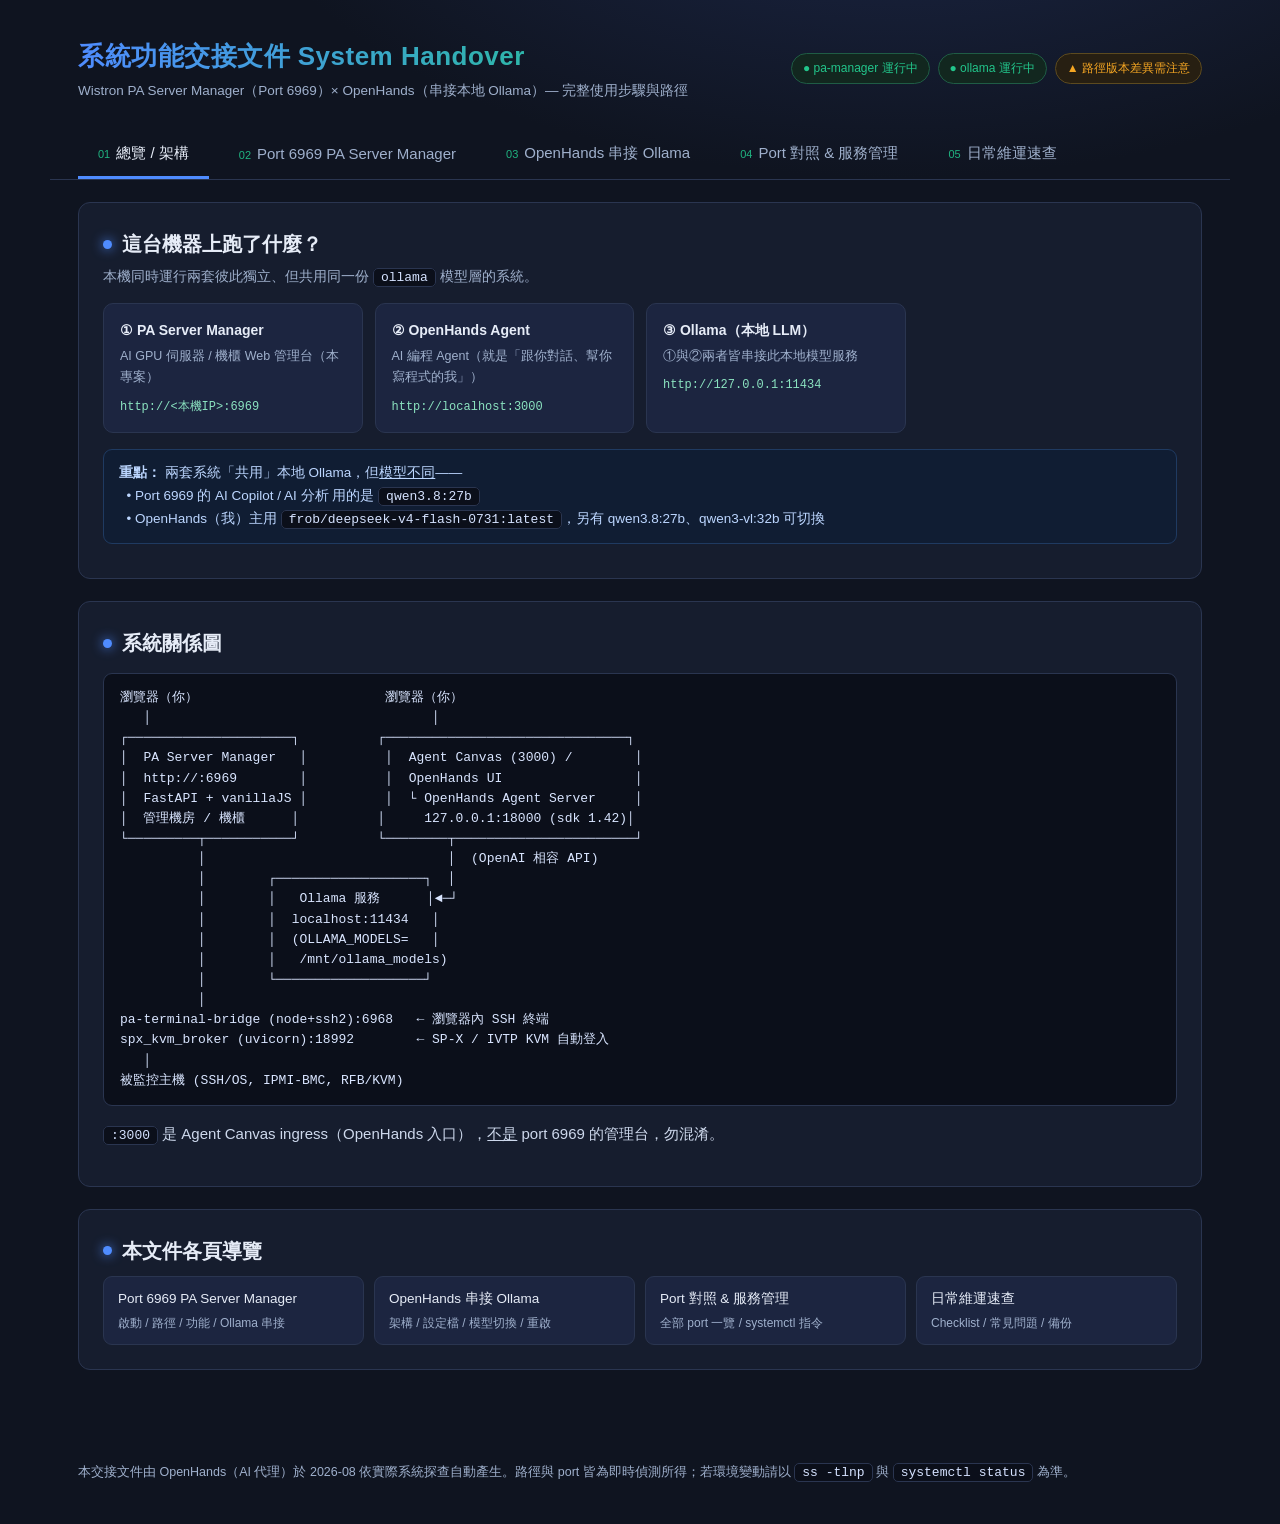
<file: docs/system-handover.html>
<!DOCTYPE html>
<html lang="zh-Hant">
<head>
<meta charset="UTF-8">
<meta name="viewport" content="width=device-width, initial-scale=1.0">
<title>系統功能交接文件 — Port 6969 × OpenHands</title>
<style>
  :root{
    --bg:#0f1420; --panel:#161d2e; --panel2:#1c2540; --line:#2a3550;
    --txt:#e6ecf7; --muted:#9fb0cc; --accent:#4f8cff; --accent2:#22c58b;
    --warn:#f5a623; --danger:#ff5d5d; --code:#0b0f1a;
    --mono:"SFMono-Regular",Consolas,"Liberation Mono",Menlo,monospace;
  }
  *{box-sizing:border-box;}
  body{
    margin:0;font-family:-apple-system,"Segoe UI","PingFang TC","Microsoft JhengHei","Noto Sans TC",sans-serif;
    background:radial-gradient(1200px 600px at 70% -10%,#1c2748 0%,var(--bg) 55%);
    color:var(--txt);line-height:1.7;font-size:15px;
  }
  header{
    padding:34px 28px 20px;max-width:1180px;margin:0 auto;
    display:flex;align-items:center;gap:18px;flex-wrap:wrap;
  }
  header .logo{font-size:26px;font-weight:700;letter-spacing:.5px;
    background:linear-gradient(90deg,var(--accent),var(--accent2));-webkit-background-clip:text;background-clip:text;color:transparent;}
  header .sub{color:var(--muted);font-size:13.5px;margin-top:2px;}
  header .badges{margin-left:auto;display:flex;gap:8px;flex-wrap:wrap;}
  .badge{font-size:12px;padding:4px 11px;border-radius:999px;border:1px solid var(--line);color:var(--muted);white-space:nowrap;}
  .badge.ok{color:var(--accent2);border-color:#1f5c45;background:#12271f;}
  .badge.warn{color:var(--warn);border-color:#5c4a1f;background:#271f12;}

  nav.tabs{
    max-width:1180px;margin:8px auto 0;padding:0 28px;
    display:flex;gap:10px;border-bottom:1px solid var(--line);flex-wrap:wrap;
  }
  nav.tabs button{
    background:transparent;border:none;color:var(--muted);font-size:15px;
    padding:13px 20px;cursor:pointer;border-bottom:3px solid transparent;
    font-family:inherit;transition:.15s;font-weight:500;
  }
  nav.tabs button:hover{color:var(--txt);}
  nav.tabs button.active{color:var(--txt);border-bottom-color:var(--accent);}
  nav.tabs button .n{font-size:11px;color:var(--accent2);opacity:.9;margin-right:6px;}

  main{max-width:1180px;margin:0 auto;padding:22px 28px 60px;}
  .panel{display:none;}
  .panel.active{display:block;animation:fade .25s ease;}
  @keyframes fade{from{opacity:0;transform:translateY(4px)}to{opacity:1;transform:none}}

  section{background:var(--panel);border:1px solid var(--line);border-radius:12px;padding:24px;margin-bottom:22px;}
  h2.section{font-size:20px;margin:0 0 4px;display:flex;align-items:center;gap:10px;}
  h2.section .dot{width:9px;height:9px;border-radius:50%;background:var(--accent);display:inline-block;box-shadow:0 0 12px var(--accent);}
  h3{font-size:16px;color:var(--txt);margin:26px 0 10px;border-left:3px solid var(--accent);padding-left:10px;}
  .lead{color:var(--muted);font-size:14px;margin:0 0 14px;}
  p{color:#cdd8ec;}
  code,.cmd,.path{font-family:var(--mono);font-size:13px;background:var(--code);border:1px solid var(--line);border-radius:5px;padding:1px 7px;color:#d5e2ff;}
  pre{
    font-family:var(--mono);font-size:13px;background:var(--code);border:1px solid var(--line);
    border-radius:9px;padding:14px 16px;overflow-x:auto;color:#d9e5ff;line-height:1.55;
  }
  pre .c{color:#7d8db0;font-style:italic;}
  pre b{color:#ffc46b;font-weight:600;}
  table{width:100%;border-collapse:collapse;font-size:13.5px;margin:8px 0;}
  th,td{text-align:left;padding:9px 12px;border:1px solid var(--line);vertical-align:top;}
  th{background:var(--panel2);color:#cfdbf5;font-weight:600;white-space:nowrap;}
  td code{white-space:nowrap;}
  tr:nth-child(even) td{background:#141b2c;}
  ul,ol{padding-left:22px;color:#cdd8ec;}
  li{margin:4px 0;}
  .toc{display:grid;grid-template-columns:repeat(auto-fill,minmax(240px,1fr));gap:10px;margin-top:8px;}
  .toc a{display:block;background:var(--panel2);border:1px solid var(--line);border-radius:9px;
    padding:11px 14px;color:var(--txt);text-decoration:none;font-size:13.5px;transition:.15s;}
  .toc a:hover{border-color:var(--accent);transform:translateY(-1px);}
  .toc a small{display:block;color:var(--muted);font-size:12px;margin-top:2px;}

  .alert{border-radius:9px;padding:12px 15px;font-size:13.5px;border:1px solid;margin:10px 0;}
  .alert.danger{background:#2b1418;border-color:#5d2228;color:#ffb3b3;}
  .alert.warn{background:#29200f;border-color:#5d4a1f;color:#ffd591;}
  .alert.info{background:#101d33;border-color:#1f3a61;color:#bcd6ff;}
  .alert b{font-weight:600;}

  .cardgrid{display:grid;grid-template-columns:repeat(auto-fill,minmax(250px,1fr));gap:12px;margin-top:10px;}
  .card{background:var(--panel2);border:1px solid var(--line);border-radius:10px;padding:15px 16px;}
  .card .t{font-weight:600;color:var(--txt);font-size:14px;margin-bottom:3px;}
  .card .d{color:var(--muted);font-size:12.5px;}
  .card .p{font-family:var(--mono);font-size:12px;color:#8be3c0;margin-top:8px;word-break:break-all;}

  .steps{counter-reset:st;margin-top:10px;list-style:none;padding-left:0;}
  .steps li{counter-increment:st;position:relative;padding:10px 0 10px 44px;border-left:2px solid var(--line);margin:0 0 2px 16px;color:#cdd8ec;}
  .steps li:before{content:counter(st);position:absolute;left:-18px;top:10px;width:34px;height:34px;border-radius:50%;
    background:var(--panel2);border:2px solid var(--accent);color:var(--accent2);font-weight:700;
    display:flex;align-items:center;justify-content:center;font-size:14px;}
  .steps li:last-child{border-left:2px solid transparent;}

  footer{max-width:1180px;margin:0 auto;padding:10px 28px 40px;color:var(--muted);font-size:12.5px;}
  .kbd{background:var(--code);border:1px solid var(--line);border-bottom-width:3px;border-radius:5px;padding:1px 7px;font-family:var(--mono);font-size:12px;}
  @media(max-width:720px){header,main,nav.tabs{padding-left:16px;padding-right:16px;} header .badges{margin-left:0;width:100%;}}
</style>
</head>
<body>

<header>
  <div>
    <div class="logo">系統功能交接文件 System Handover</div>
    <div class="sub">Wistron PA Server Manager（Port 6969）× OpenHands（串接本地 Ollama）— 完整使用步驟與路徑</div>
  </div>
  <div class="badges">
    <span class="badge ok">● pa-manager 運行中</span>
    <span class="badge ok">● ollama 運行中</span>
    <span class="badge warn">▲ 路徑版本差異需注意</span>
  </div>
</header>

<nav class="tabs">
  <button class="active" data-t="tab1"><span class="n">01</span>總覽 / 架構</button>
  <button data-t="tab2"><span class="n">02</span>Port 6969 PA Server Manager</button>
  <button data-t="tab3"><span class="n">03</span>OpenHands 串接 Ollama</button>
  <button data-t="tab4"><span class="n">04</span>Port 對照 &amp; 服務管理</button>
  <button data-t="tab5"><span class="n">05</span>日常維運速查</button>
</nav>

<main>

<!-- ============ TAB 1 : 總覽 ============ -->
<div class="panel active" id="tab1">
  <section>
    <h2 class="section"><span class="dot"></span>這台機器上跑了什麼？</h2>
    <p class="lead">本機同時運行兩套彼此獨立、但共用同一份 <code>ollama</code> 模型層的系統。</p>
    <div class="cardgrid">
      <div class="card"><div class="t">① PA Server Manager</div><div class="d">AI GPU 伺服器 / 機櫃 Web 管理台（本專案）</div><div class="p">http://&lt;本機IP&gt;:6969</div></div>
      <div class="card"><div class="t">② OpenHands Agent</div><div class="d">AI 編程 Agent（就是「跟你對話、幫你寫程式的我」）</div><div class="p">http://localhost:3000</div></div>
      <div class="card"><div class="t">③ Ollama（本地 LLM）</div><div class="d">①與②兩者皆串接此本地模型服務</div><div class="p">http://127.0.0.1:11434</div></div>
    </div>
    <div class="alert info" style="margin-top:16px"><b>重點：</b> 兩套系統「共用」本地 Ollama，但<u>模型不同</u>——<br>
      &nbsp;&nbsp;• Port 6969 的 AI Copilot / AI 分析 用的是 <code>qwen3.8:27b</code><br>
      &nbsp;&nbsp;• OpenHands（我）主用 <code>frob/deepseek-v4-flash-0731:latest</code>，另有 qwen3.8:27b、qwen3-vl:32b 可切換</div>
  </section>

  <section>
    <h2 class="section"><span class="dot"></span>系統關係圖</h2>
<pre>瀏覽器（你）                        瀏覽器（你）
   │                                    │
┌─────────────────────┐          ┌───────────────────────────────┐
│  PA Server Manager   │          │  Agent Canvas (3000) /        │
│  http://:6969        │          │  OpenHands UI                 │
│  FastAPI + vanillaJS │          │  └ OpenHands Agent Server     │
│  管理機房 / 機櫃      │          │     127.0.0.1:18000 (sdk 1.42)│
└─────────┬───────────┘          └────────┬───────────────────────┘
          │                               │  (OpenAI 相容 API)
          │        ┌───────────────────┐  │
          │        │   Ollama 服務      │◄─┘
          │        │  localhost:11434   │
          │        │  (OLLAMA_MODELS=   │
          │        │   /mnt/ollama_models)
          │        └───────────────────┘
          │
pa-terminal-bridge (node+ssh2):6968   ← 瀏覽器內 SSH 終端
spx_kvm_broker (uvicorn):18992        ← SP-X / IVTP KVM 自動登入
   │
被監控主機 (SSH/OS, IPMI-BMC, RFB/KVM)</pre>
    <p><code>:3000</code> 是 Agent Canvas ingress（OpenHands 入口），<u>不是</u> port 6969 的管理台，勿混淆。</p>
  </section>

  <section>
    <h2 class="section"><span class="dot"></span>本文件各頁導覽</h2>
    <div class="toc">
      <a href="#tab2" data-go="tab2">Port 6969 PA Server Manager<small>啟動 / 路徑 / 功能 / Ollama 串接</small></a>
      <a href="#tab3" data-go="tab3">OpenHands 串接 Ollama<small>架構 / 設定檔 / 模型切換 / 重啟</small></a>
      <a href="#tab4" data-go="tab4">Port 對照 &amp; 服務管理<small>全部 port 一覽 / systemctl 指令</small></a>
      <a href="#tab5" data-go="tab5">日常維運速查<small>Checklist / 常見問題 / 備份</small></a>
    </div>
  </section>
</div>

<!-- ============ TAB 2 : Port 6969 ============ -->
<div class="panel" id="tab2">
  <section>
    <h2 class="section"><span class="dot"></span>Port 6969 — Wistron PA Server Manager</h2>
    <p class="lead">AI GPU 伺服器 / 機櫃的中央 Web 管理台（L10 單機 + L11 機櫃整合，繁體中文介面，無框架 vanilla JS 前端）。</p>
    <div class="cardgrid">
      <div class="card"><div class="t">網址</div><div class="d">正式版入口</div><div class="p">https://github.com/wistroneq3300/pa-server-manager</div></div>
      <div class="card"><div class="t">本機來源碼路徑</div><div class="d">Git repo（git repo 根）</div><div class="p">/root/sheng/manager/pa_manager</div></div>
      <div class="card"><div class="t">正式版資料目錄</div><div class="d">由 systemd Environment 指定</div><div class="p">/srv/pa-manager-prod/data</div></div>
      <div class="card"><div class="t">systemd 服務名</div><div class="d">由它管理（非手動 nohup）</div><div class="p">pa-manager.service</div></div>
    </div>
    <h3>連線入口</h3>
    <p>本機：<code>http://localhost:6969</code>　／　部門同仁：<code>http://&lt;此機內網IP&gt;:6969</code></p>
  </section>

  <section>
    <h2 class="section"><span class="dot"></span>啟動 / 停止 / 查看狀態</h2>
    <pre><span class="c"># 服務由 systemd 管理（正式版 port 6969），改 code 後要 restart（無 --reload）</span>
sudo systemctl restart pa-manager.service     <span class="c"># 重啟後端</span>
sudo systemctl status  pa-manager.service     <span class="c"># 看狀態/日誌末尾</span>
sudo systemctl is-active pa-manager.service   <span class="c"># 回傳 active</span>

<span class="c"># 確認 port 是否被「正確的 service」佔用（不要有手動殘留 uvicorn）</span>
ss -tlnp | grep 6969     <span class="c"># 應見 python3.12 (pa-manager.service)</span>

<span class="c"># 看即時 log</span>
sudo journalctl -u pa-manager.service -f</pre>
    <div class="alert danger"><b>注意：</b>若同時有手動殘留的 uvicorn 卡住 6969，記得 <code>kill</code> 掉，只留 service 那一個，否則 port 衝突。</div>

    <h3>手動試跑（開發 / 試用版 port 8788）</h3>
    <p>repo 內有 <code>run.sh</code>，用環境變數切 port，正式版與試用版資料目錄已隔離：</p>
<pre><span class="c"># 試用版（預設 8788，資料在 repo 內 ./data.json）</span>
bash run.sh

<span class="c"># 正式版 6969（資料在 /srv/pa-manager-prod/data）</span>
PORT=6969 bash run.sh</pre>
    <p>需求套件：<code>pip install -r requirements.txt</code>（fastapi / uvicorn / paramiko / websockets / requests / bcrypt / pydantic…）</p>
  </section>

  <section>
    <h2 class="section"><span class="dot"></span>關鍵路徑對照表</h2>
    <table>
      <tr><th>項目</th><th>路徑</th><th>說明</th></tr>
      <tr><td>後端主程式</td><td><code>/root/sheng/manager/pa_manager/main.py</code></td><td>FastAPI 入口（約 89KB）</td></tr>
      <tr><td>前端靜態檔</td><td><code>…/pa_manager/static/</code></td><td>index.html + app.js + xterm.js + noVNC + userguide.js（無 build 步驟）</td></tr>
      <tr><td>Telemetry 核心</td><td><code>…/pa_manager/telemetry_core.py</code></td><td>監控收集、rack 系列、AI 分析串接</td></tr>
      <tr><td>KVM bridge</td><td><code>…/pa_manager/kvm_bridge.py</code></td><td>noVNC → BMC RFB proxy</td></tr>
      <tr><td>terminal/SP-X broker</td><td><code>…/pa_manager/terminal_bridge/</code>、<code>…/pa_manager/spx_kvm_broker/</code></td><td>獨立服務</td></tr>
      <tr><td>正式資料檔</td><td><code>/srv/pa-manager-prod/data/data.json</code></td><td>machines / projects 清單（機台憑證）</td></tr>
      <tr><td>正式 Telemetry DB</td><td><code>/srv/pa-manager-prod/data/telemetry.db</code></td><td>SQLite 歷史監控資料（約 32MB）</td></tr>
      <tr><td>Dev 樣本資料</td><td><code>…/pa_manager/data.json</code>、<code>…/pa_manager/telemetry.db</code></td><td>試用版用，<b>勿與 prod 混淆</b></td></tr>
      <tr><td>systemd 範本</td><td><code>…/pa_manager/pa-manager.service</code></td><td>repo 內的範本檔</td></tr>
      <tr><td>被安裝的 service</td><td><code>/etc/systemd/system/pa-manager.service</code></td><td>實際載入者</td></tr>
    </table>
    <div class="alert warn"><b>路徑版本差異（重要！）：</b>
      repo 內範本與 <code>AGENTS.md</code> 仍寫 <code>WorkingDirectory=/root/user/manager/pa_manager</code>（舊路徑），但<u>實際載入的</u> <code>/etc/systemd/system/pa-manager.service</code> 已是 <code>/root/sheng/manager/pa_manager</code>（新路徑）。<br>交接時以「實際載入的 systemd 檔」為準；若要與 repo 對齊，記得把範本改回一致的 WorkingDirectory（可選，不影響運行，但避免接手誤導）。
    </div>
  </section>

  <section>
    <h2 class="section"><span class="dot"></span>核心功能一覽</h2>
    <div class="cardgrid">
      <div class="card"><div class="t">總覽 Dashboard</div><div class="d">聚合所有系統：上線/離線狀態、GPU 健康、ping 燈號、依專案分組</div></div>
      <div class="card"><div class="t">L10 單機（System）</div><div class="d">SSH/IPMI 管理單機：硬體清單、感測器、GPU(NVIDIA/AMD)、BMC 電源、AI 診斷</div></div>
      <div class="card"><div class="t">L11 機櫃（Rack）</div><div class="d">機櫃平面圖(U 槽)、拓樸連線圖、整櫃 Telemetry(Server/Switch/PDU/CDU)、Rack AI 分析</div></div>
      <div class="card"><div class="t">Telemetry 檢視器</div><div class="d">SQLite 歷史 + 圖表（CPU/記憶體/GPU/DIMM/SSD/NIC），可選時間窗 + Local-Ollama 繁中解讀</div></div>
      <div class="card"><div class="t">Web Terminal (xterm)</div><div class="d">瀏覽器內 SSH OS/BMC，經 pa-terminal-bridge(node+ssh2, 6968)；密碼一律由後端 data.json 讀取，不信任前端</div></div>
      <div class="card"><div class="t">系統廣播</div><div class="d">L10 一次送指令到多台 OS shell；bcLog 只記時間+指令，不記目標主機</div></div>
      <div class="card"><div class="t">AI Copilot</div><div class="d"><code>/api/copilot</code> 自然語言助手，串接本地 <code>qwen3.8:27b</code></div></div>
      <div class="card"><div class="t">AI 分析</div><div class="d">感測器診斷 / Telemetry 分析 / Rack 分析 / 診斷，全走本地 Ollama 繁中輸出</div></div>
      <div class="card"><div class="t">KVM</div><div class="d">單台 KVM(/ws/kvm/{name} noVNC→BMC RFB) + 專案級「KVM 同步」廣播鍵鼠；SP-X/IVTP 由 broker(18992) 自動登入</div></div>
      <div class="card"><div class="t">內建使用手冊</div><div class="d">頂欄書本圖示或按 <span class="kbd">?</span> 開啟可拖曳/縮放的全功能繁中 User Guide；深層連結 #/rack 等</div></div>
    </div>
  </section>

  <section>
    <h2 class="section"><span class="dot"></span>Port 6969 怎麼串到 Ollama</h2>
    <p class="lead">此系統的「AI 功能」全部走本地 Ollama，不需對外 API key。</p>
    <ul>
      <li>使用模型：<code>qwen3.8:27b</code></li>
      <li>Ollama 位址：主機 <code>localhost:11434</code>（OpenAI 相容 <code>/v1</code> 由 litellm 代理）</li>
      <li>涵蓋端點：<code>/api/copilot</code>、<code>/api/machine/{name}/sensors/analyze</code>、<code>/api/machine/{name}/telemetry/analyze</code>、<code>/api/rack/{project}/telemetry/analyze</code>、<code>/api/machine/{name}/diagnose</code></li>
      <li>若 Ollama 掛掉，<b>管理台本體仍正常運作</b>，僅 AI 相關欄位顯示空白。</li>
    </ul>
    <div class="alert info">測試 Ollama：<code>curl http://localhost:11434/api/version</code>；列出模型：<code>ollama list</code></div>
  </section>

  <section>
    <h2 class="section"><span class="dot"></span>接手者必讀文件</h2>
    <div class="cardgrid">
      <div class="card"><div class="t">README.md</div><div class="d">完整部署指南 + 交接說明（本專案最完整文件）</div><div class="p">…/pa_manager/README.md</div></div>
      <div class="card"><div class="t">AGENTS.md</div><div class="d">給 OpenHands / 接手 agent 的工作脈絡備忘（開新對話接手前先讀）</div><div class="p">…/pa_manager/AGENTS.md</div></div>
      <div class="card"><div class="t">Progress 紀錄</div><div class="d">最近兩次開發進度</div><div class="p">…/pa_manager/PROGRESS_SESSION_*.md</div></div>
    </div>
  </section>
</div>

<!-- ============ TAB 3 : OpenHands ============ -->
<div class="panel" id="tab3">
  <section>
    <h2 class="section"><span class="dot"></span>OpenHands Agent — 串接本地 Ollama</h2>
    <p class="lead">「現在跟你對話的這個我（OpenHands）」是獨立於 PA Server Manager 的 AI 編程 Agent，透過 OpenAI 相容協定串接本地 Ollama 模型。</p>
    <div class="cardgrid">
      <div class="card"><div class="t">Agent Canvas 入口</div><div class="d">網頁 UI</div><div class="p">http://localhost:3000</div></div>
      <div class="card"><div class="t">OpenHands Agent Server</div><div class="d">實際上跑 Agent 的後端（sdk 1.42.1）</div><div class="p">127.0.0.1:18000</div></div>
      <div class="card"><div class="t">Agent Canvas 前端檔</div><div class="d">靜態 build</div><div class="p">http://localhost:3001</div></div>
      <div class="card"><div class="t">Automations 服務</div><div class="d">自動化排程</div><div class="p">127.0.0.1:18001</div></div>
    </div>
  </section>

  <section>
    <h2 class="section"><span class="dot"></span>架構：OpenHands ⇄ Ollama</h2>
<pre>Agent Canvas UI (3000 / 3001)
        │
        ▼
OpenHands Agent Server  (uvx openhands-agent-server==1.42.1)   127.0.0.1:18000
        │
        │  用 litellm 以「OpenAI 相容 /v1」方式呼叫
        ▼
Ollama  (ollama serve, /usr/local/bin/ollama)                 0.0.0.0:11434
        │   OLLAMA_MODELS=/mnt/ollama_models
        │   OLLAMA_HOST=0.0.0.0；OLLAMA_ORIGINS=*；OLLAMA_NUM_PARALLEL=8；OLLAMA_FLASH_ATTENTION=1
        ▼
已載入模型：frob/deepseek-v4-flash-0731:latest  (llama-server, 127.0.0.1:45699)</pre>
  </section>

  <section>
    <h2 class="section"><span class="dot"></span>可用模型與 OpenHands 設定檔</h2>
    <h3>本機 Ollama 已安裝模型</h3>
    <table>
      <tr><th>模型</th><th>大小</th><th>用途</th></tr>
      <tr><td><code>frob/deepseek-v4-flash-0731:latest</code></td><td>155 GB</td><td>OpenHands 主用（目前 active profile）</td></tr>
      <tr><td><code>qwen3.8:27b</code></td><td>17 GB</td><td>OpenHands 備用、Port 6969 的 AI 功能</td></tr>
      <tr><td><code>qwen3-vl:32b</code></td><td>20 GB</td><td>OpenHands 備用（多模態 vision）</td></tr>
    </table>

    <h3>OpenHands 相關設定檔位置</h3>
    <table>
      <tr><th>檔案</th><th>路徑</th><th>說明</th></tr>
      <tr><td>主設定</td><td><code>/root/.openhands/settings.json</code></td><td>目前啟用的 LLM（model, base_url, api_key, stream, 各參數）</td></tr>
      <tr><td>模型設定檔</td><td><code>/root/.openhands/profiles/</code></td><td>deepseek-v4-fast.json / qwen3.8-27b-new.json / qwen3-vl-32b.json</td></tr>
      <tr><td>Agent 設定</td><td><code>/root/.openhands/agent-profiles/default.json</code></td><td>綁定 profile + condenser + verification 設定</td></tr>
      <tr><td>金鑰／密鑰</td><td><code>/root/.openhands/secrets.json</code></td><td>加密 secrets</td></tr>
      <tr><td>Ollama 模型資料</td><td><code>/mnt/ollama_models</code></td><td>OLLAMA_MODELS 指向此（blobs/manifests）</td></tr>
    </table>

    <h3>實際的 LLM 串接組態（來自 settings.json / profiles）</h3>
<pre><b>model</b>    : openai/frob/deepseek-v4-flash-0731:latest   (或 qwen3.8:27b / qwen3-vl:32b)
<b>base_url</b>: http://127.0.0.1:11434/v1        <span class="c"># 就是本機 Ollama</span>
<b>api_key</b> : 加密存放（secrets.json，本機 Ollama 實為佔位值）
<b>auth_type</b>: api_key
<b>api_mode</b> : auto　（litellm 自動判斷 OpenAI 相容）
<b>stream</b>   : false　<b>drop_params</b>:true　<b>modify_params</b>:true
<b>reasoning_effort</b>: high　<b>extended_thinking_budget</b>: 200000</pre>
    <p>模型是「openai/」前綴 + litellm 代理 → 打 Ollama 的 <code>/v1</code> OpenAI 相容端點。</p>
  </section>

  <section>
    <h2 class="section"><span class="dot"></span>切換模型 / LLM Profile</h2>
    <ol class="steps">
      <li>在對話中直接使用「切換 LLM」功能（本設定已開啟 <code>enable_switch_llm_tool</code>）。<br>
          <span class="lead">可用 profile：<code>deepseek-v4-fast</code>（現用）／ <code>qwen3.8-27b-new</code> ／ <code>qwen3-vl-32b</code></span></li>
      <li>或手動編輯 <code>/root/.openhands/settings.json</code> 的 <code>llm</code> 區塊，改 <code>model</code> 與 <code>base_url</code>，並把 <code>active_profile</code> 指向對應 profile。</li>
      <li>存檔後重啟 OpenHands Agent Server（見下方）使其生效。</li>
    </ol>
  </section>

  <section>
    <h2 class="section"><span class="dot"></span>OpenHands 相關服務如何啟動 / 重啟</h2>
    <p class="lead">這些是用 <code>uvx</code>/<code>node</code> 啟動的長駐程序（非 systemd）。重啟可對應 PID 處理。</p>
<pre><span class="c"># 目前相關程序（ps 查看）</span>
uvx openhands-agent-server ==1.42.1  → agent-server --host 127.0.0.1 --port 18000
uvx openhands-automation==1.7.1       → uvicorn ... --port 18001
node .../agent-canvas/scripts/ingress.mjs --port 3000
node .../agent-canvas/scripts/static-server.mjs --port 3001
node server.js                        → pa-terminal-bridge (6968)
/usr/local/bin/ollama serve           → Ollama API (11434)

<span class="c"># 查看目前 PID（避免誤殺別的程序，務必用明確關鍵字）</span>
ps aux | grep -E "agent-server|ollama serve" | grep -v grep

<span class="c"># 例：重啟 ollama（需先確認無人在用，會短暫影響 6969 的 AI 與我本身）</span>
sudo systemctl restart ollama   <span class="c"># 若是 systemd 服務；亦可用 ollama stop 再啟動</span></pre>
    <div class="alert warn"><b>給管理者：</b>若要重啟 Ollama，會同時影響① Port 6969 的 AI 功能 ② OpenHands 自身對話。請離峰再做，並告知使用者。</div>
  </section>
</div>

<!-- ============ TAB 4 : Port 對照 ============ -->
<div class="panel" id="tab4">
  <section>
    <h2 class="section"><span class="dot"></span>本機 Port 對照總表</h2>
    <table>
      <tr><th>Port</th><th>綁定</th><th>服務</th><th>管理方式</th><th>說明</th></tr>
      <tr><td><code>6969</code></td><td>0.0.0.0</td><td>PA Server Manager（正式）</td><td><code>systemctl … pa-manager.service</code></td><td>本專案管理台主入口</td></tr>
      <tr><td><code>8788</code></td><td>0.0.0.0</td><td>PA Server Manager（試用）</td><td>手動 <code>bash run.sh</code></td><td>開發/測試用，預設未開</td></tr>
      <tr><td><code>6968</code></td><td>0.0.0.0</td><td>pa-terminal-bridge（node+ssh2）</td><td>node server.js</td><td>瀏覽器內 SSH 終端；停掉=終端不可用，其餘正常</td></tr>
      <tr><td><code>18992</code></td><td>127.0.0.1</td><td>spx_kvm_broker（uvicorn）</td><td>deploy/start_broker.sh + spx-broker.service</td><td>SP-X / IVTP KVM 自動登入（選用）</td></tr>
      <tr><td><code>11434</code></td><td>0.0.0.0</td><td>Ollama API</td><td>ollama.service / 手動</td><td>本地 LLM（6969 與 OpenHands 皆串接）</td></tr>
      <tr><td><code>45699</code></td><td>127.0.0.1</td><td>llama-server（已載入模型）</td><td>隨 ollama</td><td>deepseek-v4-flash 推理實例</td></tr>
      <tr><td><code>8080</code></td><td>0.0.0.0</td><td>Open WebUI</td><td>pipx 安裝 open-webui serve</td><td>另一套 Ollama 聊天界面（非本專案）</td></tr>
      <tr><td><code>3000</code></td><td>*:3000</td><td>Agent Canvas ingress（OpenHands 入口）</td><td>node ingress.mjs</td><td>/api/* 導向 18000</td></tr>
      <tr><td><code>3001</code></td><td>—</td><td>Agent Canvas 前端靜態檔</td><td>node static-server.mjs</td><td>—</td></tr>
      <tr><td><code>18000</code></td><td>127.0.0.1</td><td>OpenHands Agent Server</td><td>uvx agent-server</td><td>OpenHands 後端</td></tr>
      <tr><td><code>18001</code></td><td>127.0.0.1</td><td>OpenHands Automations</td><td>uvx uvicorn</td><td>自動化排程後端</td></tr>
    </table>
  </section>

  <section>
    <h2 class="section"><span class="dot"></span>快速分類</h2>
    <div class="cardgrid">
      <div class="card"><div class="t">給部門同仁用</div><div class="d">PA Server Manager 管理台</div><div class="p">:6969</div></div>
      <div class="card"><div class="t">給開發者 / 你（AI）用</div><div class="d">OpenHands / Agent Canvas</div><div class="p">:3000</div></div>
      <div class="card"><div class="t">共用 LLM 層</div><div class="d">Ollama（勿任意重啟）</div><div class="p">:11434</div></div>
    </div>
    <div class="alert info"><b>診斷小工具：</b>
      <code>ss -tlnp | grep -E '6969|6968|18992|11434|18000|18001|3000|3001'</code> 一次看完整清單。</div>
  </section>
</div>

<!-- ============ TAB 5 : 維運速查 ============ -->
<div class="panel" id="tab5">
  <section>
    <h2 class="section"><span class="dot"></span>開機後確認 CheckList</h2>
    <ol class="steps">
      <li><b>管理台</b>：<code>curl -sI http://localhost:6969</code> 應回 HTTP 200。</li>
      <li><b>服務狀態</b>：<code>systemctl is-active pa-manager.service</code> → <code>active</code>。</li>
      <li><b>Terminal bridge</b>：<code>ss -tlnp | grep 6968</code> 有監聽（否則瀏覽器 SSH 終端不能用）。</li>
      <li><b>Ollama</b>：<code>curl http://localhost:11434/api/version</code> 有回應；<code>ollama list</code> 模型齊。</li>
      <li><b>OpenHands</b>：<code>curl http://localhost:18000/health</code> 正常；網頁進 <code>:3000</code>。</li>
      <li><b>Port 無衝突</b>：<code>ss -tlnp | grep 6969</code> 只有 pa-manager.service 佔用。</li>
    </ol>
  </section>

  <section>
    <h2 class="section"><span class="dot"></span>常見問題</h2>
    <table>
      <tr><th>症狀</th><th>可能原因 → 處理</th></tr>
      <tr><td>6969 起不來 / port 衝突</td><td>有手動殘留 uvicorn → 找到並 <code>kill</code>，再 <code>systemctl restart pa-manager</code></td></tr>
      <tr><td>AI 分析 / Copilot 沒文字</td><td>Ollama 沒起來或 qwen3.8 未載入 → <code>ollama list</code>、<code>curl :11434/api/version</code>；管理台其餘功能正常</td></tr>
      <tr><td>瀏覽器 SSH 終端連不上</td><td>6968 bridge 沒跑 → 找到 node server.js 之 cwd 為 <code>…/pa_manager/terminal_bridge</code> 者並啟動</td></tr>
      <tr><td>改 code 沒反應</td><td>後端無 <code>--reload</code> → 改完要 <code>systemctl restart pa-manager.service</code></td></tr>
      <tr><td>資料怪怪的（機台/專案）</td><td>確認讀到的是 prod 資料 <code>/srv/pa-manager-prod/data/data.json</code>，不是 repo 內 dev 樣本</td></tr>
      <tr><td>我要重啟 OpenHands</td><td>找 agent-server PID（uvx agent-server --port 18000）處理；重啟會中斷當前對話</td></tr>
    </table>
  </section>

  <section>
    <h2 class="section"><span class="dot"></span>備份 / 安全提醒</h2>
    <ul>
      <li>正式資料與密碼集中在 <code>/srv/pa-manager-prod/data/</code>（data.json 含機台 SSH/BMC 憑證）與 <code>/root/.openhands/secrets.json</code>，備份務必加密、勿外流。</li>
      <li>repo 內有 <code>backup_prod.sh</code>、<code>ADMIN_PERMISSION_BLUEPRINT.md</code>、<code>GIT_USAGE.md</code>，交接時建議一併讀。</li>
      <li>Git 遠端：<code>git remote -v</code> → <code>https://github.com/wistroneq3300/pa-server-manager.git</code></li>
    </ul>
    <table>
      <tr><th>GitHub Repo</th><th>本機路徑</th></tr>
      <tr><td><code>wistroneq3300/pa-server-manager</code></td><td><code>/root/sheng/manager/pa_manager</code></td></tr>
    </table>
  </section>
</div>

</main>

<footer>
  本交接文件由 OpenHands（AI 代理）於 2026-08 依實際系統探查自動產生。路徑與 port 皆為即時偵測所得；若環境變動請以 <code>ss -tlnp</code> 與 <code>systemctl status</code> 為準。
</footer>

<script>
(function(){
  var tabBtns = document.querySelectorAll('nav.tabs button');
  var panels = document.querySelectorAll('.panel');
  function showTab(id){
    panels.forEach(function(p){ p.classList.toggle('active', p.id === id); });
    tabBtns.forEach(function(b){ b.classList.toggle('active', b.dataset.t === id); });
  }
  tabBtns.forEach(function(b){
    b.addEventListener('click', function(){ showTab(b.dataset.t); });
  });
  // 支援 toc 錨點切頁
  document.querySelectorAll('[data-go]').forEach(function(a){
    a.addEventListener('click', function(e){
      e.preventDefault();
      var id = a.getAttribute('data-go');
      showTab(id);
      window.scrollTo({top:0, behavior:'smooth'});
    });
  });
  // 支援 #hash 直接切頁
  if(location.hash && location.hash.startsWith('#tab')){
    var h = location.hash.slice(1);
    if(document.getElementById(h)) showTab(h);
  }
})();
</script>
</body>
</html>
</file>
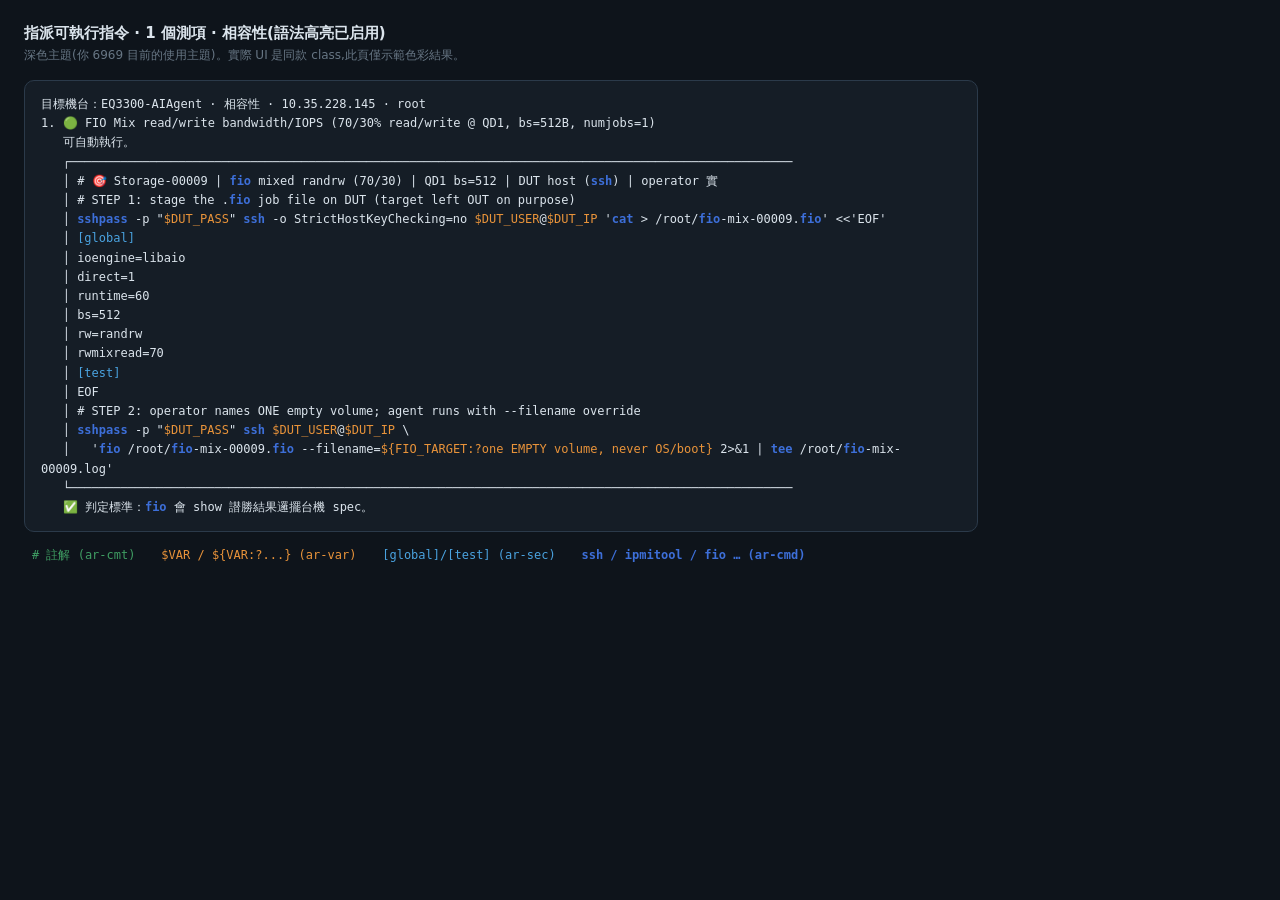
<file: static/highlight_demo.html>
<!DOCTYPE html>
<html lang="zh-Hant">
<head>
<meta charset="utf-8">
<title>6969 指派浮窗 — 語法高亮 Demo</title>
<style>
  body{background:#0e141b;color:#dbe4ec;font-family:system-ui,"Microsoft JhengHei",sans-serif;margin:0;padding:24px}
  h2{font-size:15px;margin:0 0 4px}
  .sub{color:#677684;font-size:12px;margin-bottom:16px}
  .ar-body{background:#151d26;border:1px solid #2b3a4a;border-radius:10px;padding:14px 16px;max-width:920px}
  .ar-pre{white-space:pre-wrap;word-break:break-word;font-family:ui-monospace,Menlo,Consolas,monospace;
          font-size:12px;line-height:1.6;color:#dbe4ec;margin:0}
  .ar-pre .ar-cmt{color:#3f9e63}
  .ar-pre .ar-var{color:#e8933a}
  .ar-pre .ar-sec{color:#4aa3e0}
  .ar-pre .ar-cmd{color:#3d6fd9;font-weight:600}
  .legend{margin-top:14px;font-size:12px;color:#96a4b0}
  .sw{display:inline-block;padding:1px 8px;border-radius:4px;font-family:ui-monospace,monospace;margin-right:6px}
</style>
</head>
<body>
<h2>指派可執行指令 · 1 個測項 · 相容性(語法高亮已启用)</h2>
<div class="sub">深色主題(你 6969 目前的使用主題)。實際 UI 是同款 class,此頁僅示範色彩結果。</div>
<div class="ar-body"><pre class="ar-pre" id="pre"></pre></div>
<div class="legend">
  <span class="sw" style="color:#3f9e63"># 註解 (ar-cmt)</span>
  <span class="sw" style="color:#e8933a">$VAR / ${VAR:?...} (ar-var)</span>
  <span class="sw" style="color:#4aa3e0">[global]/[test] (ar-sec)</span>
  <span class="sw" style="color:#3d6fd9;font-weight:600">ssh / ipmitool / fio … (ar-cmd)</span>
</div>
<script>
function arEscapeHl(s) {
  return String(s).replace(/&/g, "&amp;").replace(/</g, "&lt;").replace(/>/g, "&gt;");
}
function arHlLine(raw) {
  var pm = raw.match(/^\s*(?:\u2502\s*)*/);
  if (pm && pm.length < raw.length && raw.charAt(pm.length) === "#") {
    return arEscapeHl(raw.slice(0, pm.length)) +
           '<span class="ar-cmt">' + arEscapeHl(raw.slice(pm.length)) + "</span>";
  }
  var TOK = /(\$[A-Za-z_][A-Za-z0-9_]*|\$\{[^\{\}]*\})|(\[[A-Za-z][A-Za-z0-9_.+~-]*\])|(\b(?:sshpass|ssh|sudo|ipmitool|curl|wget|fio|cat|echo|printf|grep|egrep|awk|sed|head|tail|tee|ls|cp|mv|apt-get|apt|dmesg|lscpu|lspci|dmidecode|ethtool|snmpget|jq|bash|sh|python3|python|timeout|nohup|mst|devlink|nvsm|rvs|rsmi|nvidia-smi|dcgmi|storcli|sas3ircu|ssacli|iperf3|iperf|systemctl|nvme|hdparm|smartctl|redis-cli|stress-ng|lshw|ping|ifconfig|reboot)\b)/g;
  var out = "", last = 0, m;
  TOK.lastIndex = 0;
  while ((m = TOK.exec(raw)) !== null) {
    if (m.index > last) out += arEscapeHl(raw.slice(last, m.index));
    if (m[1] != null) out += '<span class="ar-var">' + arEscapeHl(m[1]) + "</span>";
    else if (m[2] != null) out += '<span class="ar-sec">' + arEscapeHl(m[2]) + "</span>";
    else if (m[3] != null) out += '<span class="ar-cmd">' + arEscapeHl(m[3]) + "</span>";
    last = m.index + m[0].length;
    if (m.index === TOK.lastIndex) TOK.lastIndex++;
  }
  out += arEscapeHl(raw.slice(last));
  return out;
}
var SAMPLE = [
  "\u76ee\u6a19\u6a5f\u53f0\uff1aEQ3300-AIAgent \u00b7 \u76f8\u5bb9\u6027 \u00b7 10.35.228.145 \u00b7 root",
  "1. \ud83d\udfe2 FIO Mix read/write bandwidth/IOPS (70/30% read/write @ QD1, bs=512B, numjobs=1)",
  "   \u53ef\u81ea\u52d5\u57f7\u884c\u3002",
  "   \u250c" + "\u2500".repeat(100),
  "   \u2502 # \ud83c\udfaf Storage-00009 | fio mixed randrw (70/30) | QD1 bs=512 | DUT host (ssh) | operator \u5be6",
  "   \u2502 # STEP 1: stage the .fio job file on DUT (target left OUT on purpose)",
  "   \u2502 sshpass -p \"$DUT_PASS\" ssh -o StrictHostKeyChecking=no $DUT_USER@$DUT_IP 'cat > /root/fio-mix-00009.fio' <<'EOF'",
  "   \u2502 [global]",
  "   \u2502 ioengine=libaio",
  "   \u2502 direct=1",
  "   \u2502 runtime=60",
  "   \u2502 bs=512",
  "   \u2502 rw=randrw",
  "   \u2502 rwmixread=70",
  "   \u2502 [test]",
  "   \u2502 EOF",
  "   \u2502 # STEP 2: operator names ONE empty volume; agent runs with --filename override",
  "   \u2502 sshpass -p \"$DUT_PASS\" ssh $DUT_USER@$DUT_IP \\",
  "   \u2502   'fio /root/fio-mix-00009.fio --filename=${FIO_TARGET:?one EMPTY volume, never OS/boot} 2>&1 | tee /root/fio-mix-00009.log'",
  "   \u2514" + "\u2500".repeat(100),
  "   \u2705 \u5224\u5b9a\u6a19\u6e96\uff1afio \u6703 show \u8b5b\u52dd\u7d50\u679c\u908f\u64fa\u53f0\u6a5f spec\u3002"
].join("\n");
document.getElementById("pre").innerHTML = SAMPLE.split("\n").map(arHlLine).join("\n");
</script>
</body>
</html>
</file>
